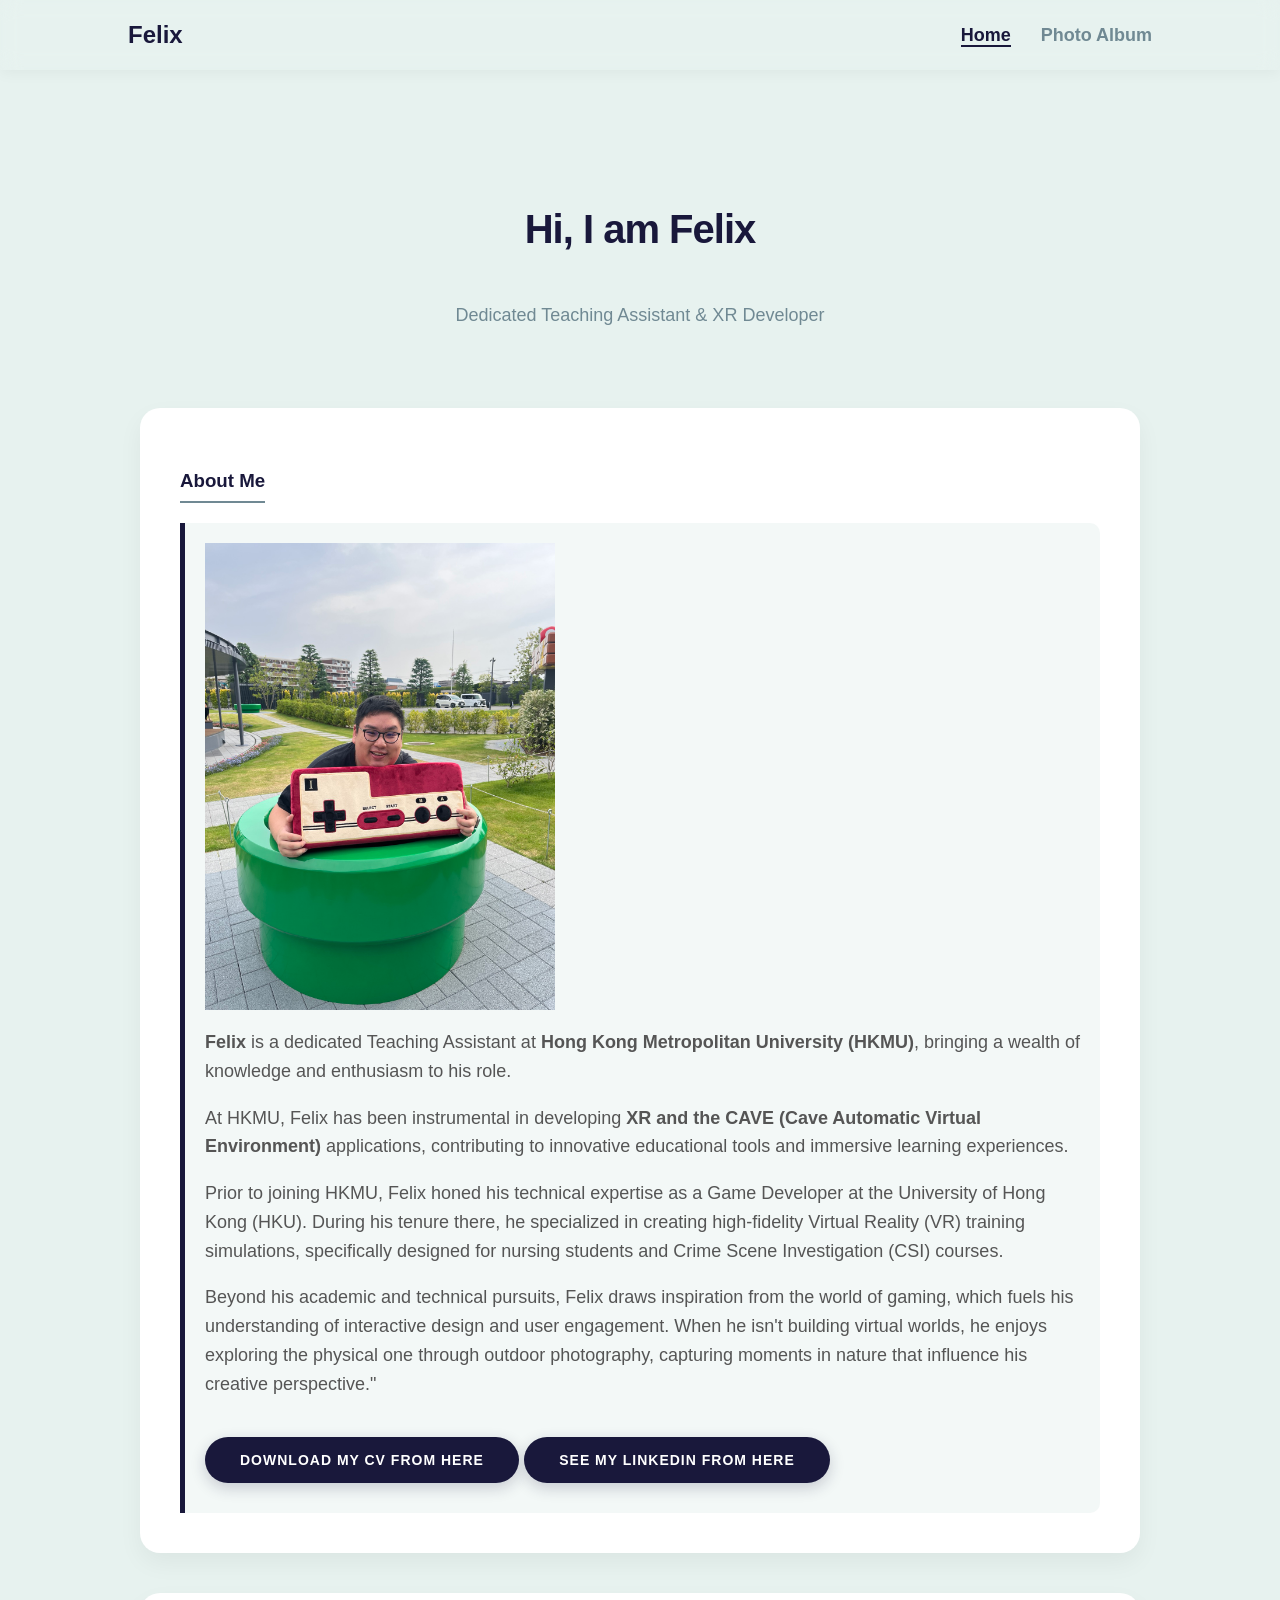
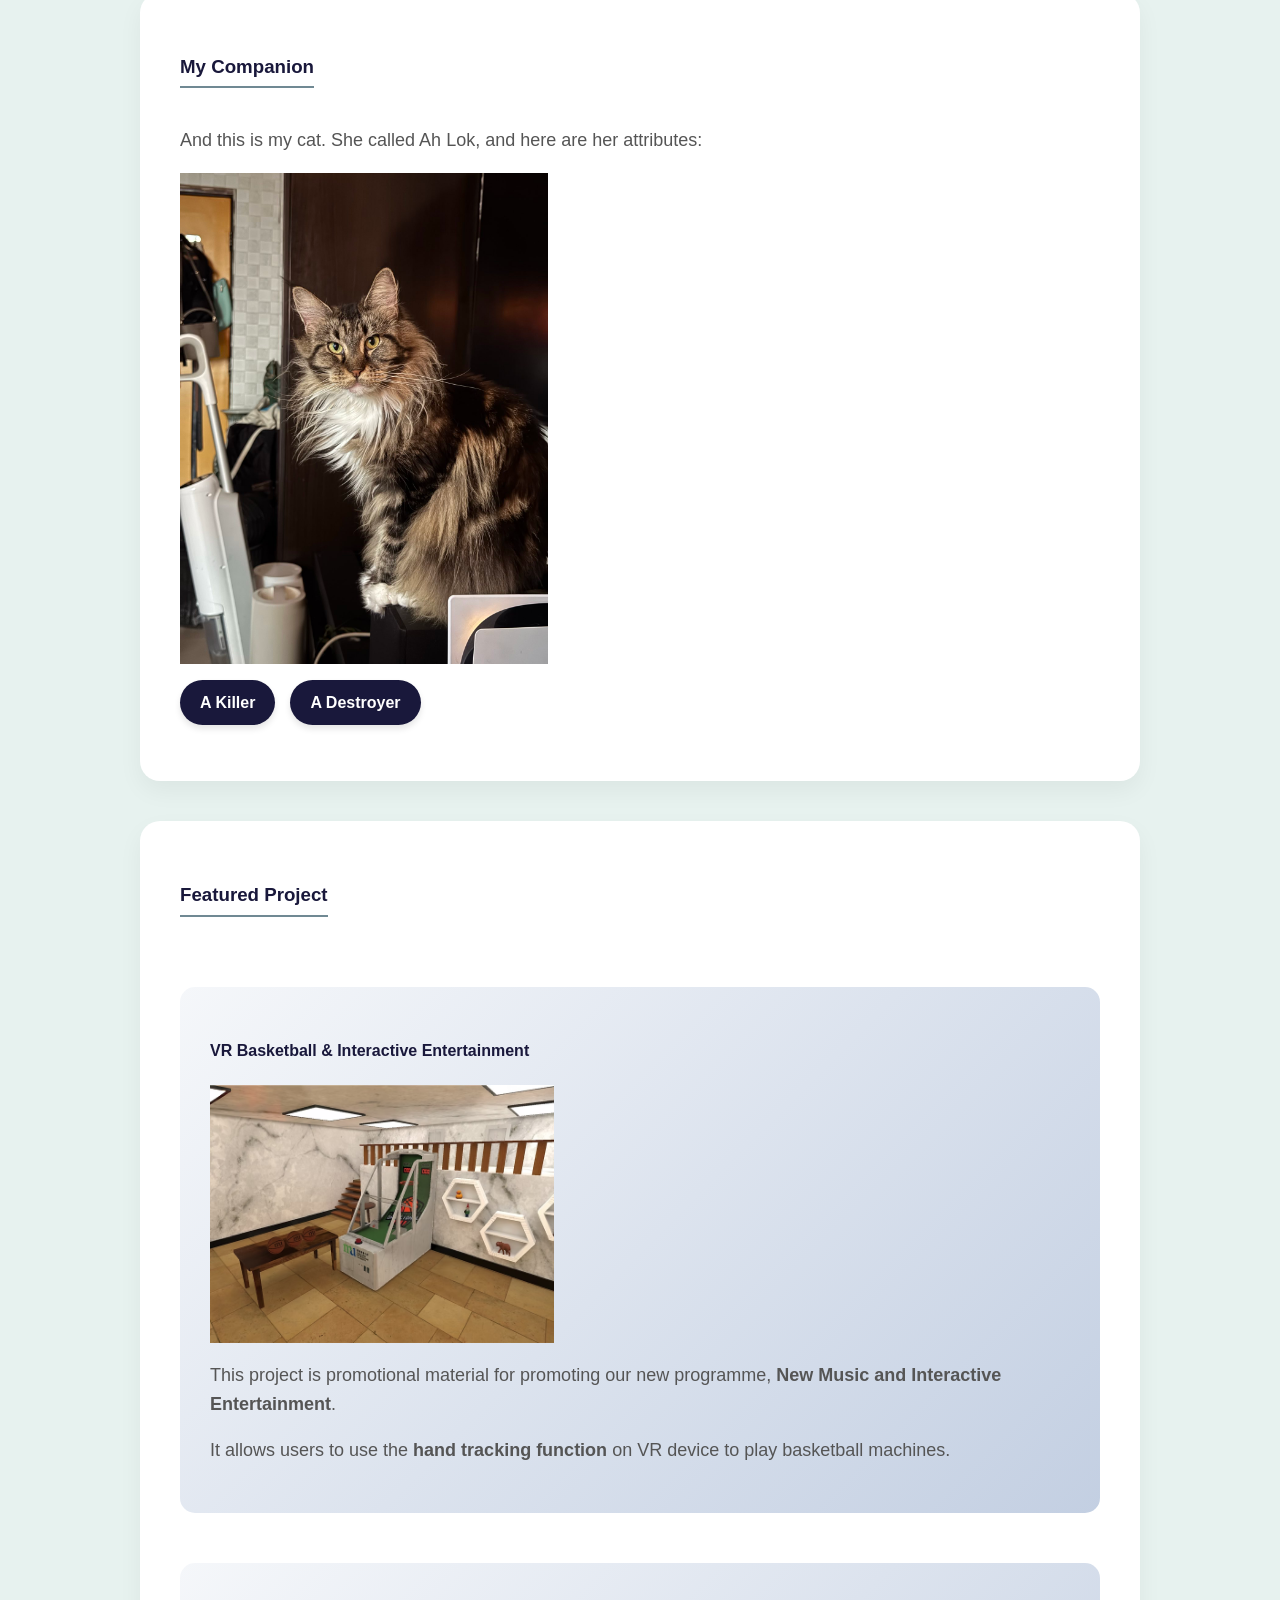
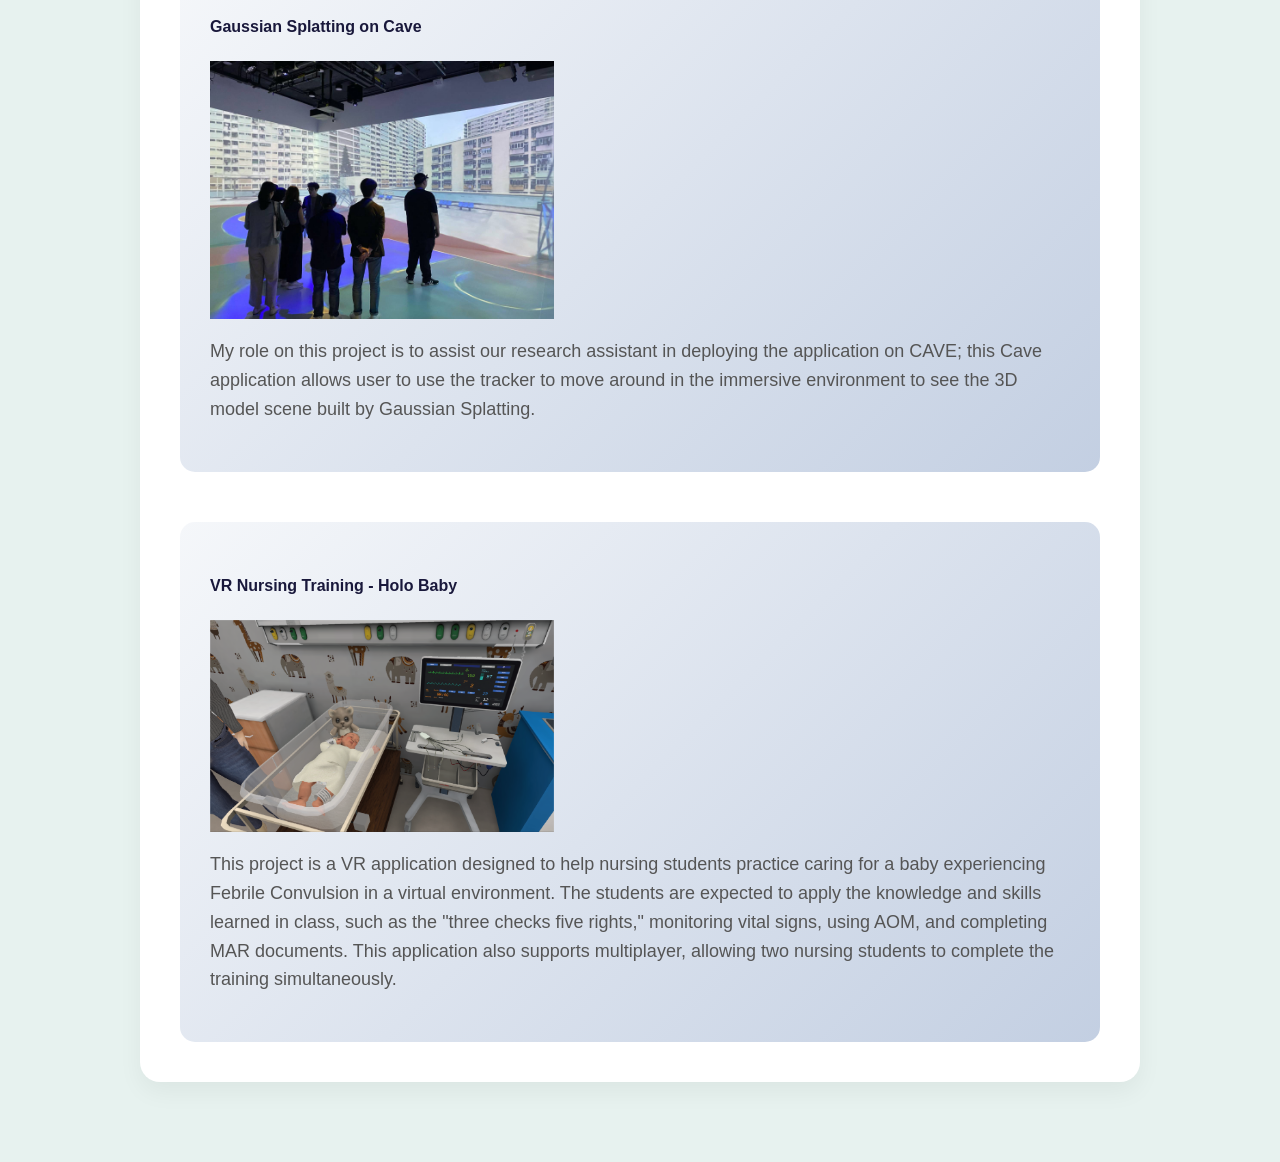
<file: index.html>
<html>

<head>
    <title>Hi I am Felix</title>
    <link rel="stylesheet" href="./css/mystyle.css">
</head>

<body>
    <nav class="navbar">
        <a href="index.html" class="logo">Felix</a>
        <ul class="nav-links">
            <li><a href="index.html" class="active">Home</a></li>
            <li><a href="album.html">Photo Album</a></li>
        </ul>
    </nav>
    <div class="container">

        <div class="hero">
            <h1>Hi, I am Felix</h1>
            <p style="color: var(--text-secondary);">Dedicated Teaching Assistant & XR Developer</p>
        </div>

        <div class="section">
            <h3>About Me</h3>
            <div id="selfIntro">
                <img src="Image/me.jpg" width="40%">
                <p>
                    <strong>Felix</strong> is a dedicated Teaching Assistant at <strong>Hong Kong Metropolitan
                        University (HKMU)</strong>,
                    bringing a wealth of knowledge and enthusiasm to his role.
                </p>
                <p>
                    At HKMU, Felix has been instrumental in developing <strong>XR and the CAVE (Cave Automatic Virtual
                        Environment)</strong>
                    applications, contributing to innovative educational tools and immersive learning experiences.
                </p>
                <p>Prior to joining HKMU, Felix honed his technical expertise as a Game Developer at the University of
                    Hong Kong (HKU). During his tenure there, he specialized in creating high-fidelity Virtual Reality
                    (VR) training simulations, specifically designed for nursing students and Crime Scene Investigation
                    (CSI) courses.</p>
                <p>Beyond his academic and technical pursuits, Felix draws inspiration from the world of gaming, which
                    fuels his understanding of interactive design and user engagement. When he isn't building virtual
                    worlds, he enjoys exploring the physical one through outdoor photography, capturing moments in
                    nature that influence his creative perspective."</p>
                       <a  href="doc\Ma_Ho_Yin_CV.pdf" class="cv-btn" download="cv_MaHoYin">Download my cv from here</a>
                       <a  href="https://www.linkedin.com/in/ho-yin-ma-b854a6219/" class="cv-btn">See my linkedin from here</a>
                       
            </div>
         
        </div>

        <div class="section">
            <div class="cat-container">
                <div class="cat-text">
                    <h3>My Companion</h3>

                    <p>And this is my cat. She called Ah Lok, and here are her attributes:</p>
                    <img src="Image/cat.jpeg" width="40%">

                    <ul class="pointlist">
                        <li>A Killer</li>
                        <li>A Destroyer</li>
                    </ul>
                </div>
            </div>
        </div>

        <div class="section">
            <h3>Featured Project</h3>
            <div class="project-card">
                <h4>VR Basketball & Interactive Entertainment</h4>
                <p class="center"><img src="Image/Asset 4.avif" width="40%"></p>
                <p>
                    This project is promotional material for promoting our new programme,
                    <strong>New Music and Interactive Entertainment</strong>.
                </p>
                <p>
                    It allows users to use the <strong>hand tracking function</strong> on VR device to play basketball
                    machines.
                </p>

            </div>

            <div class="project-card">
                <h4>Gaussian Splatting on Cave</h4>
                <p class="center"><img src="Image/signal-2024-09-24-003228_002.jpeg" width="40%"></p>
                <p>
                    My role on this project is to assist our research assistant in deploying the application on CAVE;
                    this Cave application allows user to use the tracker to move around in the immersive environment to
                    see the 3D model scene built by Gaussian Splatting.
                </p>


            </div>

            <div class="project-card">
                <h4>VR Nursing Training - Holo Baby</h4>
                <p class="center"><img src="Image/Asset 19.png" width="40%"></p>
                <p>
                    This project is a VR application designed to help nursing students practice caring for a baby
                    experiencing Febrile Convulsion
                    in a virtual environment. The students are expected to apply the knowledge and skills learned in
                    class, such as the
                    "three checks five rights," monitoring vital signs, using AOM, and completing MAR documents. This
                    application
                    also supports multiplayer, allowing two nursing students to complete the training simultaneously.
                </p>

            </div>
        </div>


    </div>

</body>

</html>
</file>
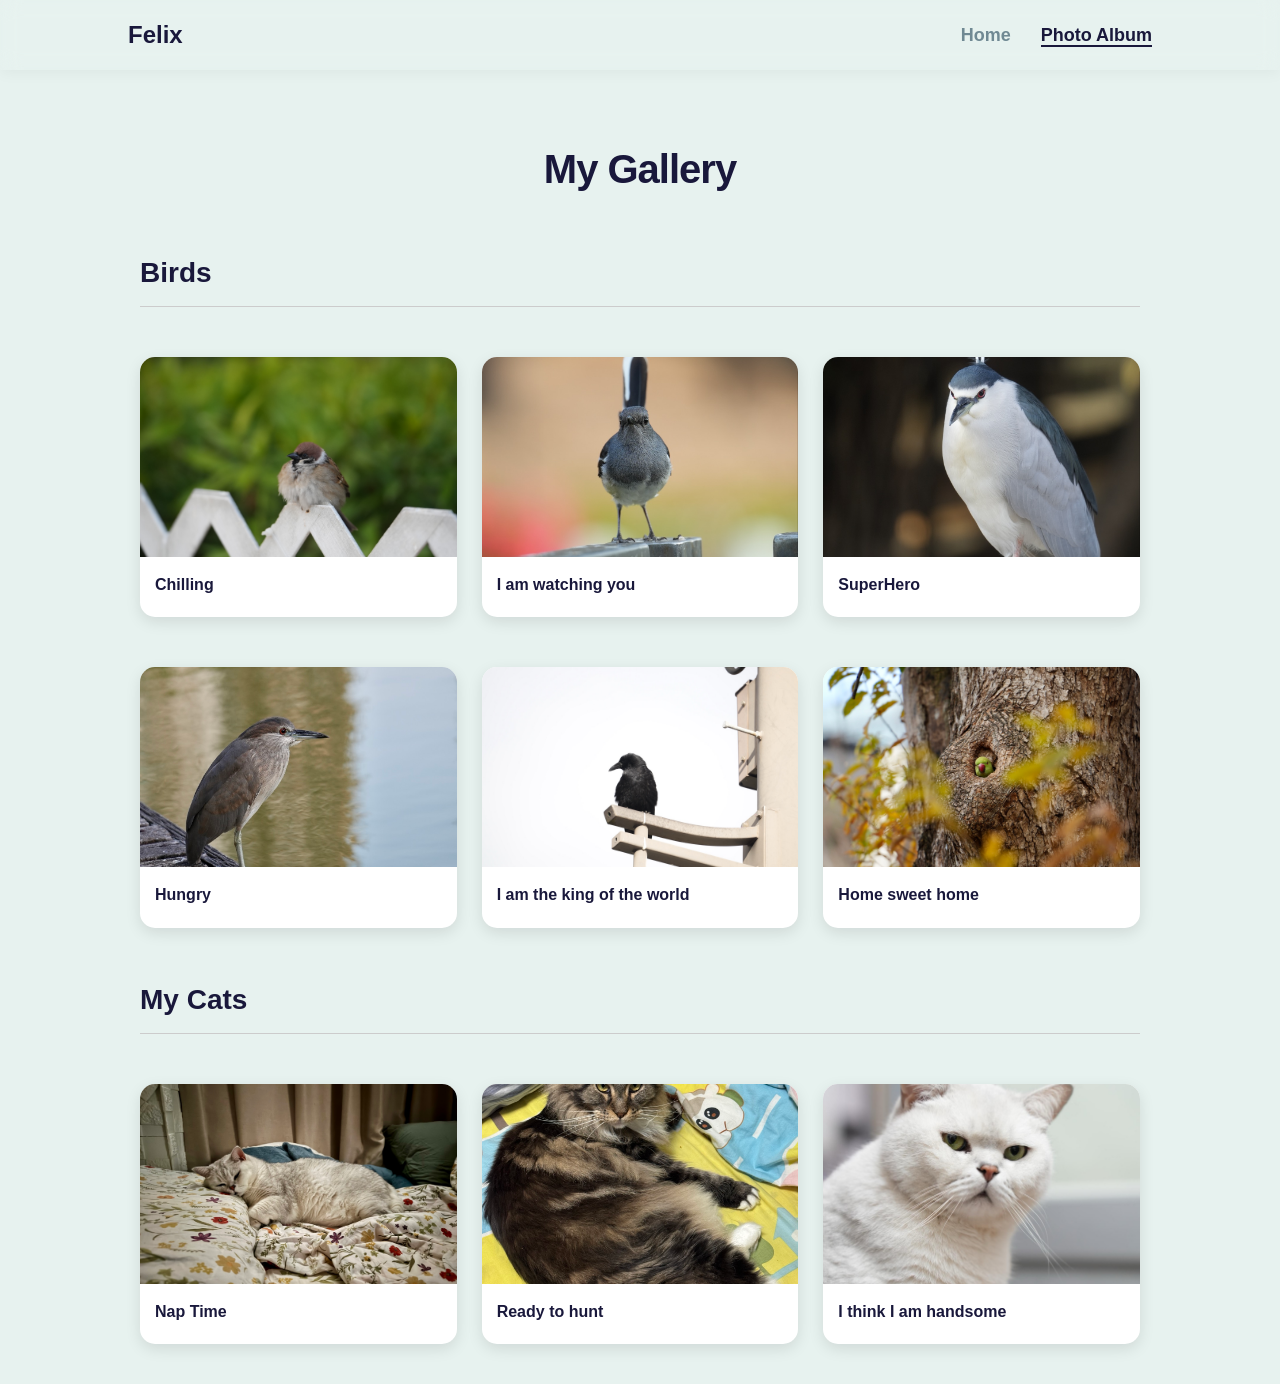
<file: album.html>
<!DOCTYPE html>
<html lang="en">
<head>
    <meta charset="UTF-8">
    <meta name="viewport" content="width=device-width, initial-scale=1.0">
    <title>Felix | Photo Album</title>

     <link rel="stylesheet" href="./css/mystyle.css">

</head>
<body>

    <nav class="navbar">
        <a href="index.html" class="logo">Felix</a>
        <ul class="nav-links">
            <li><a href="index.html">Home</a></li>
            <li><a href="album.html" class="active">Photo Album</a></li>
        </ul>
    </nav>

    <div class="container">
        <h1>My Gallery</h1>

        <h2 class="category-title">Birds</h2>
        <div class="gallery-grid">
            <div class="photo-card">
                <div class="photo-frame">
                    <img src="Image/DSC00687.jpg" >
                </div>
                <div class="caption">
                    <h4>Chilling</h4>
                </div>
            </div>

            <div class="photo-card">
                <div class="photo-frame">
                    <img src="Image/DSC00447.jpg">
                </div>
                <div class="caption">
                    <h4>I am watching you</h4>
                </div>
            </div>

            <div class="photo-card">
                <div class="photo-frame">
                    <img src="Image/DSC00406.jpg">
                </div>
                <div class="caption">
                    <h4>SuperHero</h4>
                </div>
                
            </div>
        </div>
        <div class="gallery-grid">
            <div class="photo-card">
                <div class="photo-frame">
                    <img src="Image\DSC00650.jpg" >
                </div>
                <div class="caption">
                    <h4>Hungry</h4>
                </div>
            </div>

            <div class="photo-card">
                <div class="photo-frame">
                    <img src="Image\DSC07486.jpg">
                </div>
                <div class="caption">
                    <h4>I am the king of the world</h4>
                </div>
            </div>

            <div class="photo-card">
                <div class="photo-frame">
                    <img src="Image\C37617BF-A68E-492D-B644-CA44DD00B0DF.jpg">
                </div>
                <div class="caption">
                    <h4>Home sweet home</h4>
                </div>
                
            </div>
        </div>

        <h2 class="category-title">My Cats</h2>
        <div class="gallery-grid">

            <div class="photo-card">
                <div class="photo-frame">
                    <img src="Image\IMG_2738.jpg" alt="Cat">
                </div>
                <div class="caption">
                    <h4>Nap Time</h4>
                </div>
            </div>

            <div class="photo-card">
                <div class="photo-frame">
                    <img src="Image\IMG_4355.jpg"  alt="Cat Playing">
                </div>
                <div class="caption">
                    <h4>Ready to hunt</h4>
                </div>
            </div>
            <div class="photo-card">
                <div class="photo-frame">
                    <img src="Image\8FE1C2A2-A529-42F2-A33A-59C26DDE4917.jpg"  alt="Cat">
                </div>
                <div class="caption">
                    <h4>I think I am handsome</h4>
                </div>
            </div>
        </div>

    </div>

</body>
</html>
</file>
<file: css/mystyle.css>
:root {
     --bg-color: #E7F2EF;
     --text-main: #19183B;
     --text-secondary: #708993;
     --accent: #2c3e50;
     --white: #ffffff;
 }

 body {
     background-color: var(--bg-color);
     font-family: 'Segoe UI', Tahoma, Geneva, Verdana, sans-serif;
     text-align: center;
     margin: 0;
     padding: 0;
     line-height: 1.6;
     color: var(--text-main);
 }

 h1 {
     color: var(--text-main);
     font-size: 48px;
     margin-bottom: 10px;
     letter-spacing: -1px;
 }

 h2 {
     color: var(--text-secondary);
     font-size: 28px;
     margin-top: 0;
 }

 h3 {
     color: var(--text-main);
     border-bottom: 2px solid var(--text-secondary);
     display: inline-block;
     padding-bottom: 5px;
     margin-bottom: 20px;
 }

 p {
     font-size: 18px;
     color: #555;
 }

 .container {
     max-width: 1000px;
     margin: 0 auto;
     padding: 40px 20px;
 }

 .section {
     background: var(--white);
     border-radius: 20px;
     padding: 40px;
     margin-bottom: 40px;
     box-shadow: 0 10px 25px rgba(0, 0, 0, 0.05);
     transition: transform 0.3s ease;
     text-align: left;

 }

 .section:hover {
     transform: translateY(-5px);
     box-shadow: 0 15px 35px rgba(0, 0, 0, 0.1);
 }

 .hero {
     text-align: center;
     padding: 60px 20px;
     animation: fadeIn 1.5s ease-in-out;
 }

 #selfIntro {
     color: var(--text-secondary);
     font-size: 1.2rem;
     text-align: left;
     border-left: 5px solid var(--text-main);
     padding-left: 20px;
     background: rgba(231, 242, 239, 0.5);
     padding: 20px;
     border-radius: 0 10px 10px 0;
 }

 .cat-container {
     display: flex;
     flex-wrap: wrap;
     gap: 20px;
     justify-content: center;
     align-items: center;
 }

 .cat-text {
     flex: 1;
     min-width: 300px;
 }

 .pointlist {
     list-style: none;
     padding: 0;
     text-align: left;
     display: flex;
     gap: 15px;
     flex-wrap: wrap;
 }

 .center {
     display: block;
     margin-left: auto;
     margin-right: auto;

 }

 .pointlist li {
     background-color: var(--text-main);
     color: var(--white);
     padding: 10px 20px;
     border-radius: 50px;
     font-weight: bold;
     font-size: 16px;
     box-shadow: 0 4px 6px rgba(0, 0, 0, 0.1);
     transition: background 0.3s;
 }

 .pointlist li:hover {
     background-color: var(--text-secondary);
 }

 .project-card {
     background: linear-gradient(135deg, #f5f7fa 0%, #c3cfe2 100%);
     padding: 30px;
     border-radius: 15px;
     text-align: left;
     margin-top: 50px;
 }

 .btn {
     display: inline-block;
     background-color: var(--text-main);
     color: white;
     padding: 15px 30px;
     text-decoration: none;
     border-radius: 8px;
     font-weight: bold;
     margin: 10px;
     transition: all 0.3s ease;
     border: 2px solid transparent;
 }

 .btn:hover {
     background-color: transparent;
     color: var(--text-main);
     border-color: var(--text-main);
     cursor: pointer;
 }

 .btn-secondary {
     background-color: var(--text-secondary);
 }

 @keyframes fadeIn {
     from {
         opacity: 0;
         transform: translateY(20px);
     }

     to {
         opacity: 1;
         transform: translateY(0);
     }
 }

 @media (max-width: 768px) {
     h1 {
         font-size: 32px;
     }

     .section {
         padding: 20px;
     }

     #selfIntro {
         font-size: 1rem;
     }
 }

 .navbar {
     background-color: var(--nav-bg);
     backdrop-filter: blur(10px);
     position: sticky;
     top: 0;
     z-index: 1000;
     padding: 0 10%;
     display: flex;
     justify-content: space-between;
     align-items: center;
     box-shadow: 0 2px 15px rgba(0, 0, 0, 0.05);
     height: 70px;
 }

 .cv-btn {
     position: relative;
     display: inline-block;
     margin-top: 20px;
     padding: 12px 35px;

     color: #ffffff;
     font-weight: bold;
     text-transform: uppercase;
     text-decoration: none;
     letter-spacing: 1px;
     font-size: 14px;


     background: #19183B;

     border-radius: 50px;

     box-shadow: 0 5px 15px rgba(25, 24, 59, 0.2);

     overflow: hidden;
     transition: all 0.4s ease;
     z-index: 1;
 }

 .logo {
     font-size: 24px;
     font-weight: bold;
     color: var(--text-main);
     text-decoration: none;
 }

 .nav-links {
     list-style: none;
     display: flex;
     gap: 30px;
     margin: 0;
     padding: 0;
 }

 .nav-links a {
     text-decoration: none;
     color: var(--text-secondary);
     font-weight: 600;
     font-size: 18px;
     transition: color 0.3s;
 }

 .nav-links a:hover,
 .nav-links a.active {
     color: var(--text-main);
     border-bottom: 2px solid var(--text-main);
 }

 .container {
     max-width: 1000px;
     margin: 0 auto;
     padding: 40px 20px;
 }

 h1 {
     font-size: 40px;
     margin-bottom: 40px;
 }

 .gallery-grid {
     display: grid;
     grid-template-columns: repeat(auto-fill, minmax(280px, 1fr));
     gap: 25px;
     margin-top: 50px;
 }

 .photo-card {
     background: var(--white);
     border-radius: 15px;
     overflow: hidden;
     box-shadow: 0 5px 15px rgba(0, 0, 0, 0.1);
     transition: transform 0.3s ease, box-shadow 0.3s ease;
     cursor: pointer;
 }

 .photo-card:hover {
     transform: translateY(-10px);
     box-shadow: 0 15px 30px rgba(0, 0, 0, 0.2);
 }

 .photo-frame {
     height: 200px;
     overflow: hidden;
     background-color: #ddd;
 }

 .photo-frame img {
     width: 100%;
     height: 100%;
     object-fit: cover;
     transition: transform 0.5s ease;
 }

 .photo-card:hover .photo-frame img {
     transform: scale(1.1);
 }

 .caption {
     padding: 15px;
     text-align: left;
 }

 .caption h4 {
     margin: 0 0 5px 0;
     color: var(--text-main);
 }

 .caption p {
     margin: 0;
     font-size: 14px;
     color: var(--text-secondary);
 }

 .category-title {
     text-align: left;
     margin-top: 50px;
     margin-bottom: 20px;
     color: var(--text-main);
     border-bottom: 1px solid #ccc;
     padding-bottom: 10px;
 }
</file>
